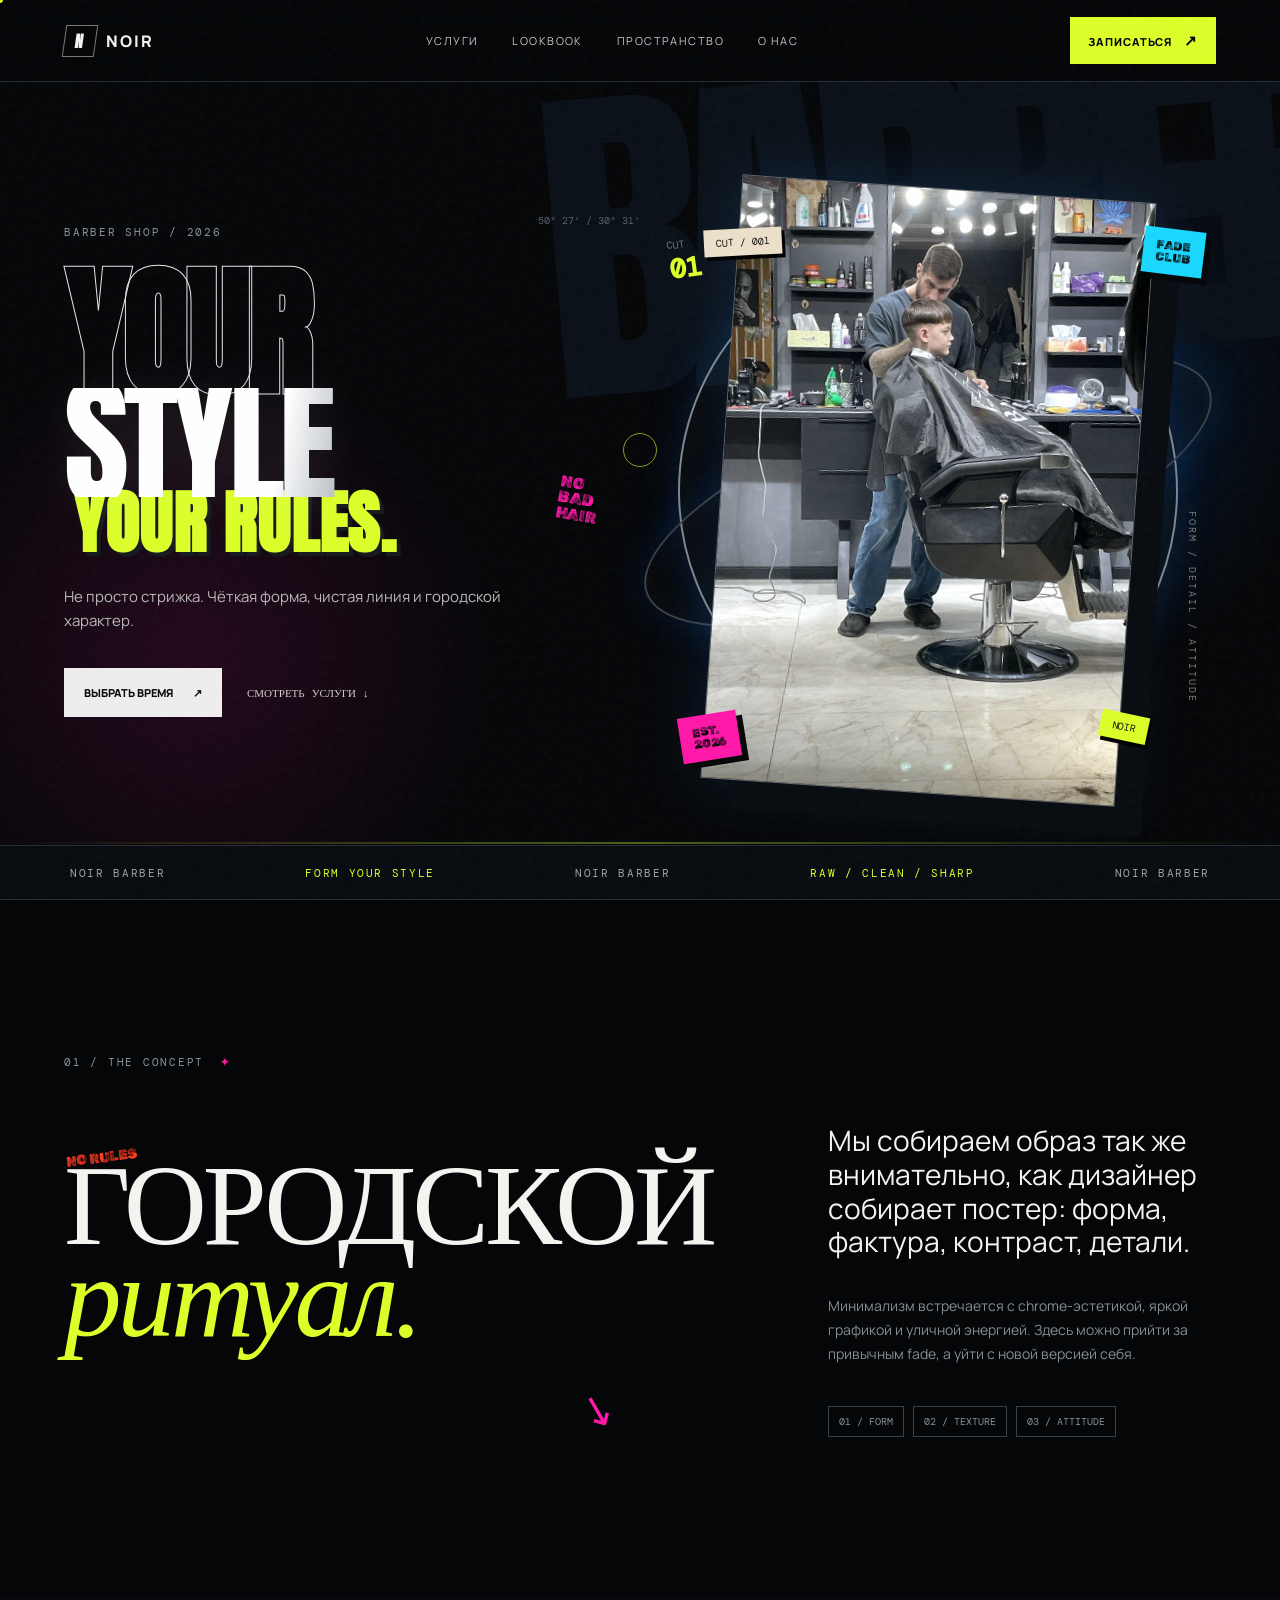
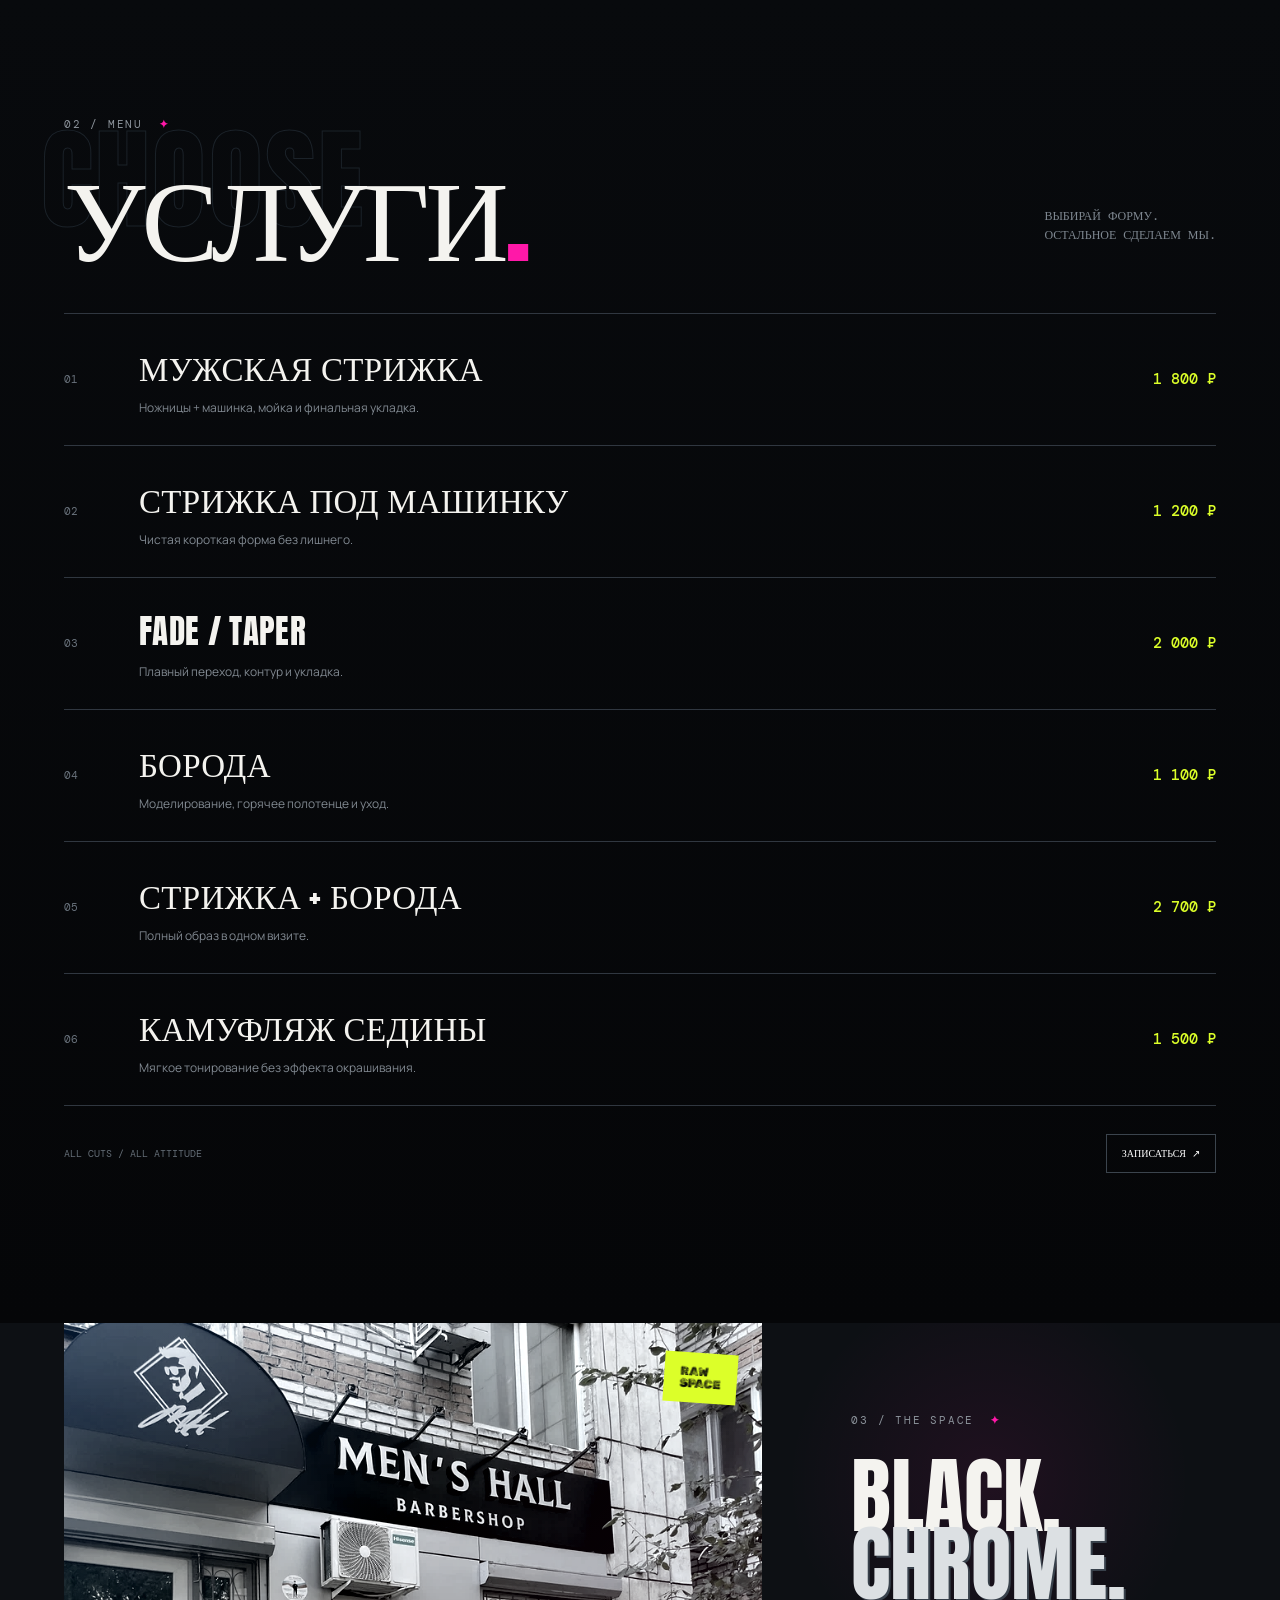
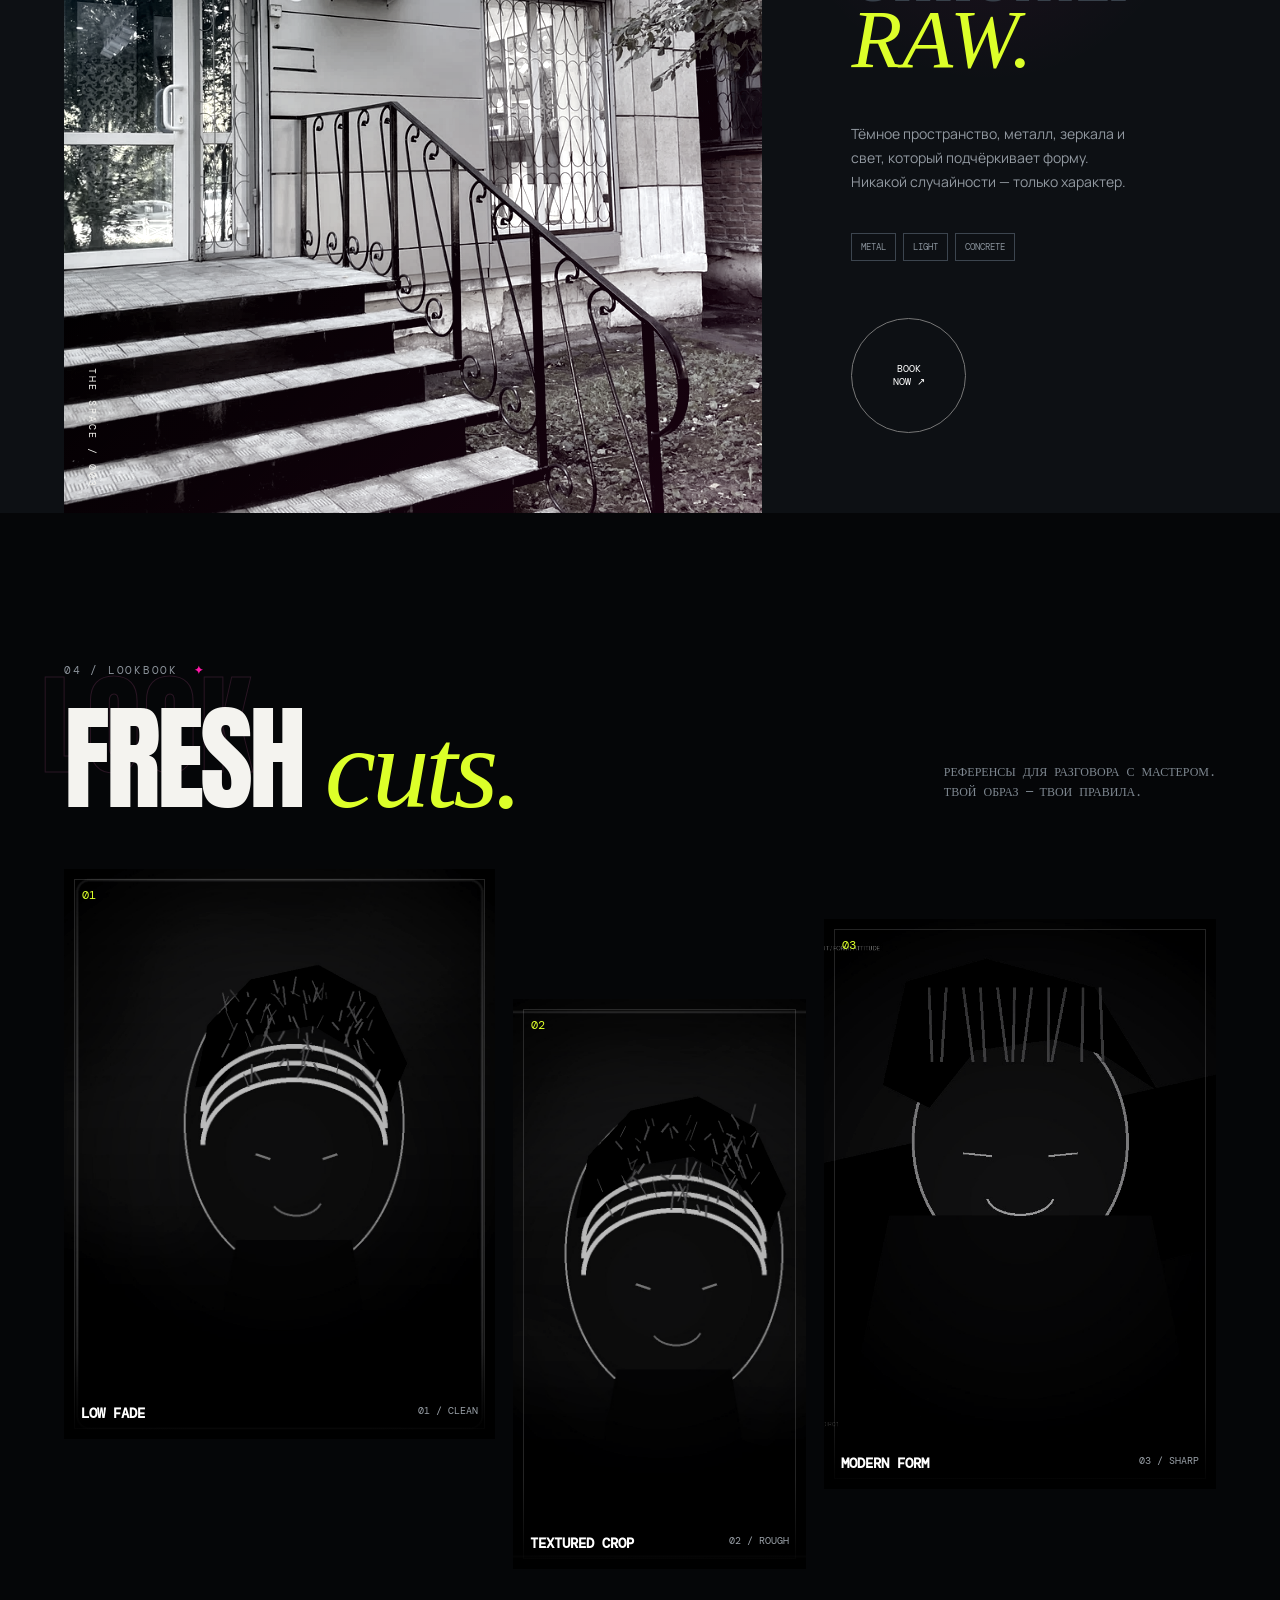
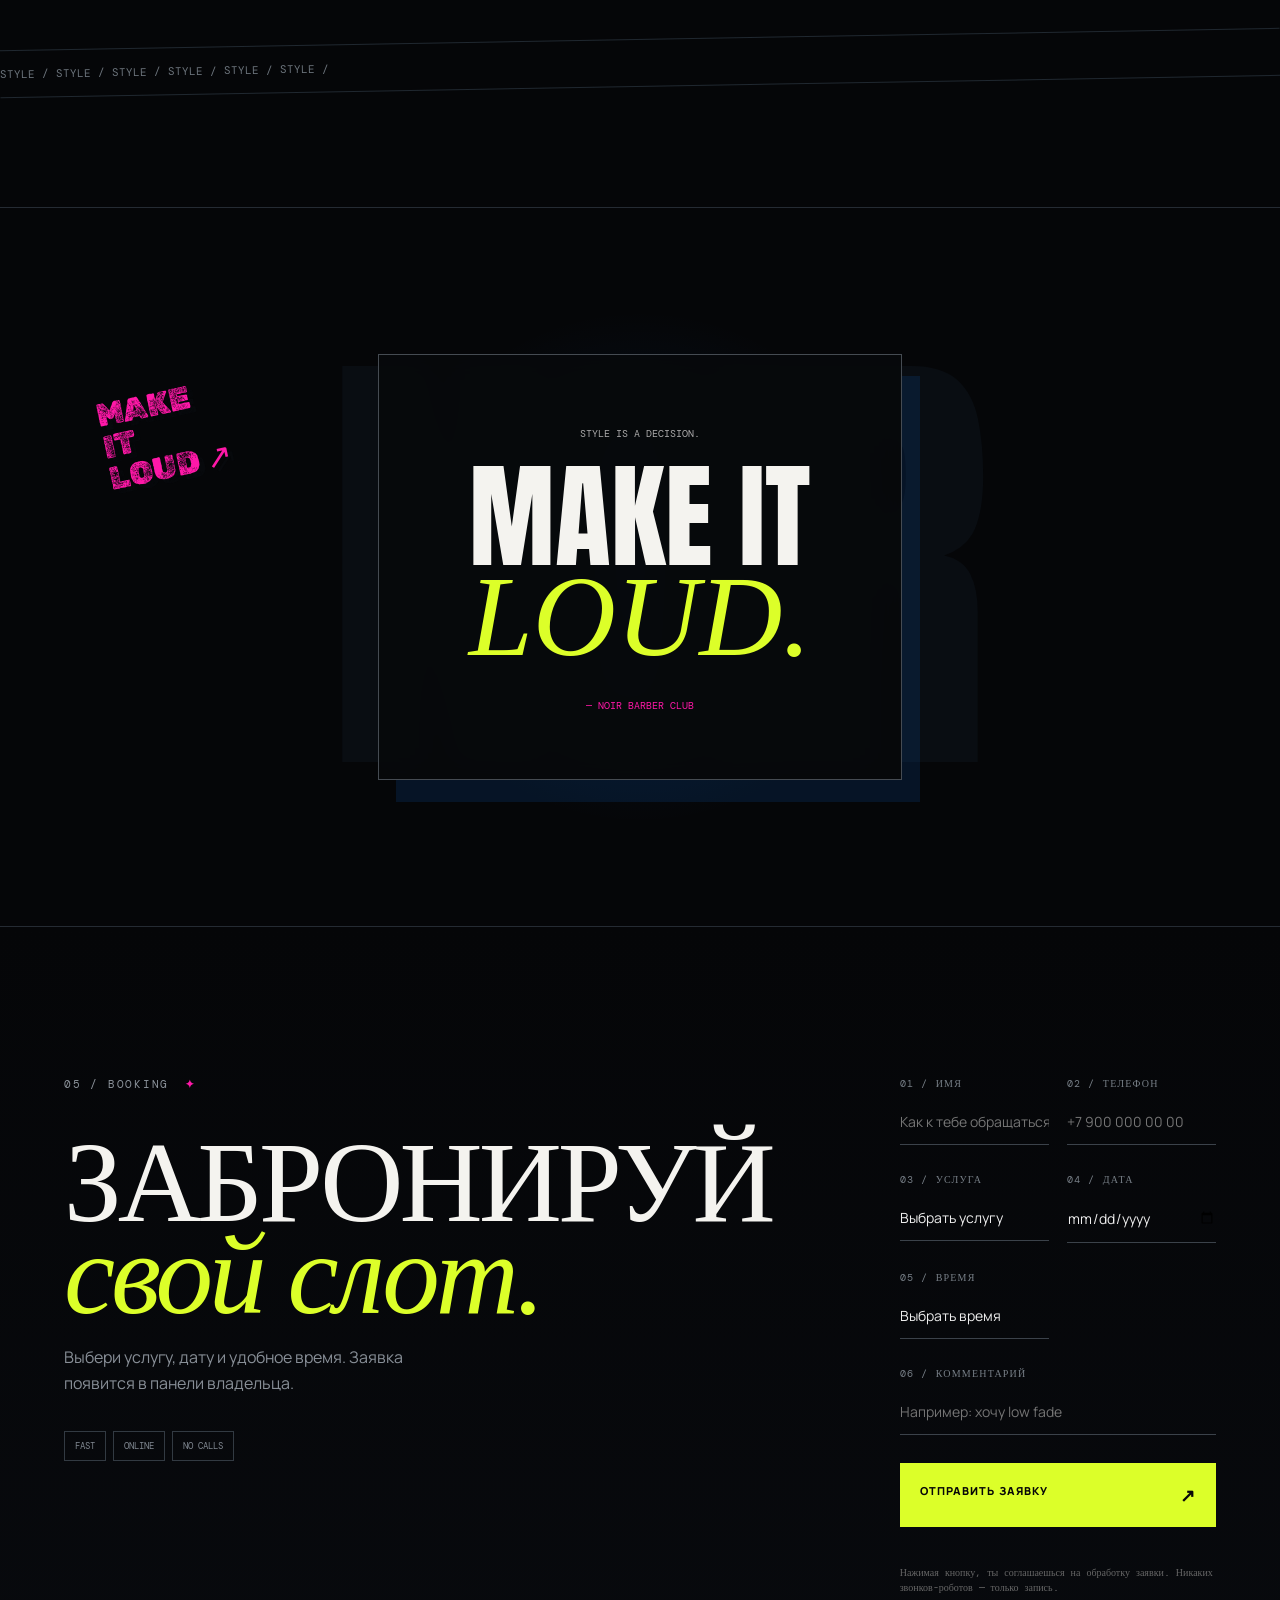
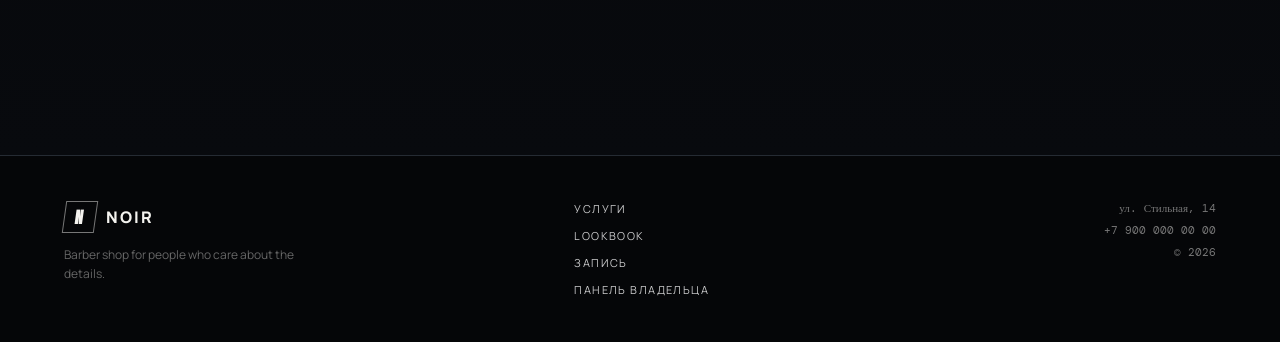
<file: index.html>
<!doctype html>
<html lang="ru">
<head>
  <meta charset="utf-8">
  <meta name="viewport" content="width=device-width, initial-scale=1, viewport-fit=cover">
  <meta name="theme-color" content="#050608">
  <meta name="description" content="NOIR — городской барбершоп. Стрижки, бритьё и запись онлайн.">
  <title>NOIR — Barber Shop</title>
  <link rel="preconnect" href="https://fonts.googleapis.com">
  <link rel="preconnect" href="https://fonts.gstatic.com" crossorigin>
  <link href="https://fonts.googleapis.com/css2?family=Anton&family=Bebas+Neue&family=DM+Mono:wght@400;500&family=Manrope:wght@400;500;600;700;800&family=Rubik+Dirt&display=swap" rel="stylesheet">
  <link rel="stylesheet" href="styles.css">
</head>
<body>
  <div class="cursor-dot" id="cursorDot"></div><div class="cursor-ring" id="cursorRing"></div>
  <div class="noise"></div><div class="scanlines"></div>
  <div class="page-progress" id="pageProgress"></div>

  <header class="site-header">
    <a class="brand magnetic" href="#top" aria-label="На главную">
      <span class="brand-mark" data-logo-mark>N</span><span class="brand-logo" data-logo><span data-bind="brand">NOIR</span></span>
    </a>
    <nav class="desktop-nav" aria-label="Основная навигация">
      <a href="#services">Услуги</a><a href="#lookbook">Lookbook</a><a href="#space">Пространство</a><a href="#about">О нас</a>
    </nav>
    <a class="header-cta magnetic" href="#booking">Записаться <span>↗</span></a>
    <button class="menu-btn" id="menuBtn" aria-label="Открыть меню">☰</button>
  </header>
  <div class="mobile-menu" id="mobileMenu">
    <a href="#services">Услуги <span>01</span></a><a href="#lookbook">Lookbook <span>02</span></a><a href="#space">Пространство <span>03</span></a><a href="#about">О нас <span>04</span></a><a href="#booking">Записаться <span>05</span></a>
  </div>

  <main id="top">
    <section class="hero section-pad" data-section="hero">
      <div class="hero-bg-word">BARBER</div>
      <div class="hero-copy reveal">
        <div class="hero-topline"><p class="eyebrow">BARBER SHOP / 2026</p><span class="hero-coord">50° 27' / 30° 31'</span></div>
        <h1><span>YOUR</span><strong>STYLE</strong><em>YOUR RULES.</em></h1>
        <div class="hero-sticker">NO<br>BAD<br>HAIR</div>
        <p class="hero-text" data-bind="heroText">Не просто стрижка. Чёткая форма, чистая линия и городской характер.</p>
        <div class="hero-actions"><a class="btn btn-light magnetic" href="#booking">Выбрать время <span>↗</span></a><a class="text-link" href="#services">Смотреть услуги ↓</a></div>
      </div>
      <div class="hero-art reveal reveal-delay">
        <div class="chrome-orbit"></div><div class="chrome-orbit orbit-two"></div>
        <div class="hero-frame"><img src="assets/portrait-01.png" alt="Модель с современной стрижкой" class="hero-photo"><span class="frame-tape tape-one">CUT / 001</span><span class="frame-tape tape-two">NOIR</span></div>
        <div class="stamp">CUT<br><b>01</b></div><div class="hero-side">FORM / DETAIL / ATTITUDE</div>
        <div class="floating-tag tag-blue">FADE<br>CLUB</div><div class="floating-tag tag-pink">EST.<br>2026</div>
      </div>
      <div class="ticker"><span>NOIR BARBER</span><span>FORM YOUR STYLE</span><span>NOIR BARBER</span><span>RAW / CLEAN / SHARP</span><span>NOIR BARBER</span></div>
    </section>

    <section class="intro section-pad" id="about">
      <div class="section-kicker reveal">01 / THE CONCEPT <b>✦</b></div>
      <div class="intro-grid">
        <div class="intro-title reveal"><span class="scribble">NO RULES</span><h2>Городской<br><i>ритуал.</i></h2><div class="arrow-cross">↘</div></div>
        <div class="reveal reveal-delay"><p class="big-copy">Мы собираем образ так же внимательно, как дизайнер собирает постер: форма, фактура, контраст, детали.</p><p class="muted">Минимализм встречается с chrome-эстетикой, яркой графикой и уличной энергией. Здесь можно прийти за привычным fade, а уйти с новой версией себя.</p><div class="mini-specs"><span>01 / FORM</span><span>02 / TEXTURE</span><span>03 / ATTITUDE</span></div></div>
      </div>
    </section>

    <section class="services section-pad" id="services">
      <div class="section-kicker reveal">02 / MENU <b>✦</b></div>
      <div class="section-title-row reveal"><div><span class="outline-word">CHOOSE</span><h2>Услуги<span>.</span></h2></div><p>Выбирай форму.<br>Остальное сделаем мы.</p></div>
      <div class="service-grid" id="serviceGrid"></div>
      <div class="services-bottom reveal"><span>ALL CUTS / ALL ATTITUDE</span><a class="pill-link magnetic" href="#booking">Записаться ↗</a></div>
    </section>

    <section class="feature section-pad" id="space">
      <div class="feature-image reveal"><img src="assets/interior.png" alt="Интерьер барбершопа"><span class="vertical-label">THE SPACE / 003</span><span class="image-badge">RAW<br>SPACE</span></div>
      <div class="feature-copy reveal reveal-delay"><div class="section-kicker">03 / THE SPACE <b>✦</b></div><h2>BLACK.<br><span>CHROME.</span><br><i>RAW.</i></h2><p data-bind="spaceText">Тёмное пространство, металл, зеркала и свет, который подчёркивает форму. Никакой случайности — только характер.</p><div class="space-tags"><span>METAL</span><span>LIGHT</span><span>CONCRETE</span></div><a class="circle-link magnetic" href="#booking">BOOK<br>NOW ↗</a></div>
    </section>

    <section class="lookbook section-pad" id="lookbook">
      <div class="section-kicker reveal">04 / LOOKBOOK <b>✦</b></div>
      <div class="section-title-row reveal"><div><span class="outline-word pink">LOOK</span><h2>Fresh <i>cuts.</i></h2></div><p>Референсы для разговора с мастером.<br>Твой образ — твои правила.</p></div>
      <div class="look-grid">
        <figure class="look look-a reveal magnetic-card"><div class="look-number">01</div><img src="assets/hair-01.jpg" alt="Fade haircut"><figcaption><b>LOW FADE</b><span>01 / CLEAN</span></figcaption></figure>
        <figure class="look look-b reveal reveal-delay magnetic-card"><div class="look-number">02</div><img src="assets/hair-02.jpg" alt="Textured haircut"><figcaption><b>TEXTURED CROP</b><span>02 / ROUGH</span></figcaption></figure>
        <figure class="look look-c reveal magnetic-card"><div class="look-number">03</div><img src="assets/portrait-02.jpg" alt="Modern haircut"><figcaption><b>MODERN FORM</b><span>03 / SHARP</span></figcaption></figure>
      </div>
      <div class="look-marquee"><span>STYLE / STYLE / STYLE / STYLE / STYLE / STYLE /</span></div>
    </section>

    <section class="manifesto section-pad">
      <div class="manifesto-word">NOIR</div><div class="manifesto-scribble">MAKE<br>IT<br>LOUD ↗</div>
      <div class="manifesto-card reveal"><span>STYLE IS A DECISION.</span><strong>MAKE IT<br><i>LOUD.</i></strong><small>— NOIR BARBER CLUB</small></div>
    </section>

    <section class="booking section-pad" id="booking">
      <div class="booking-head reveal"><div class="section-kicker">05 / BOOKING <b>✦</b></div><h2>Забронируй<br><i>свой слот.</i></h2><p>Выбери услугу, дату и удобное время. Заявка появится в панели владельца.</p><div class="booking-note"><span>FAST</span><span>ONLINE</span><span>NO CALLS</span></div></div>
      <form id="bookingForm" class="booking-form reveal reveal-delay">
        <div class="field"><label>01 / Имя</label><input name="name" required placeholder="Как к тебе обращаться?"></div>
        <div class="field"><label>02 / Телефон</label><input name="phone" required type="tel" placeholder="+7 900 000 00 00"></div>
        <div class="field"><label>03 / Услуга</label><select name="service" id="bookingService" required></select></div>
        <div class="field"><label>04 / Дата</label><input name="date" id="bookingDate" required type="date"></div>
        <div class="field"><label>05 / Время</label><select name="time" required><option value="">Выбрать время</option><option>10:00</option><option>11:30</option><option>13:00</option><option>14:30</option><option>16:00</option><option>17:30</option><option>19:00</option><option>20:30</option></select></div>
        <div class="field"><label>06 / Комментарий</label><input name="comment" placeholder="Например: хочу low fade"></div>
        <button class="submit-btn magnetic" type="submit">Отправить заявку <span>↗</span></button>
        <p class="form-note">Нажимая кнопку, ты соглашаешься на обработку заявки. Никаких звонков-роботов — только запись.</p>
      </form>
    </section>
  </main>

  <footer class="footer section-pad"><div><div class="brand"><span class="brand-mark" data-logo-mark>N</span><span class="brand-logo" data-logo><span data-bind="brand">NOIR</span></span></div><p data-bind="footerText">Barber shop for people who care about the details.</p></div><div class="footer-links"><a href="#services">Услуги</a><a href="#lookbook">Lookbook</a><a href="#booking">Запись</a><a href="admin.html">Панель владельца</a></div><div class="footer-meta"><span data-bind="address">ул. Стильная, 14</span><span data-bind="phone">+7 900 000 00 00</span><span>© 2026</span></div></footer>
  <div class="toast" id="toast" role="status"></div>
  <script src="app.js"></script>
</body>
</html>
</file>
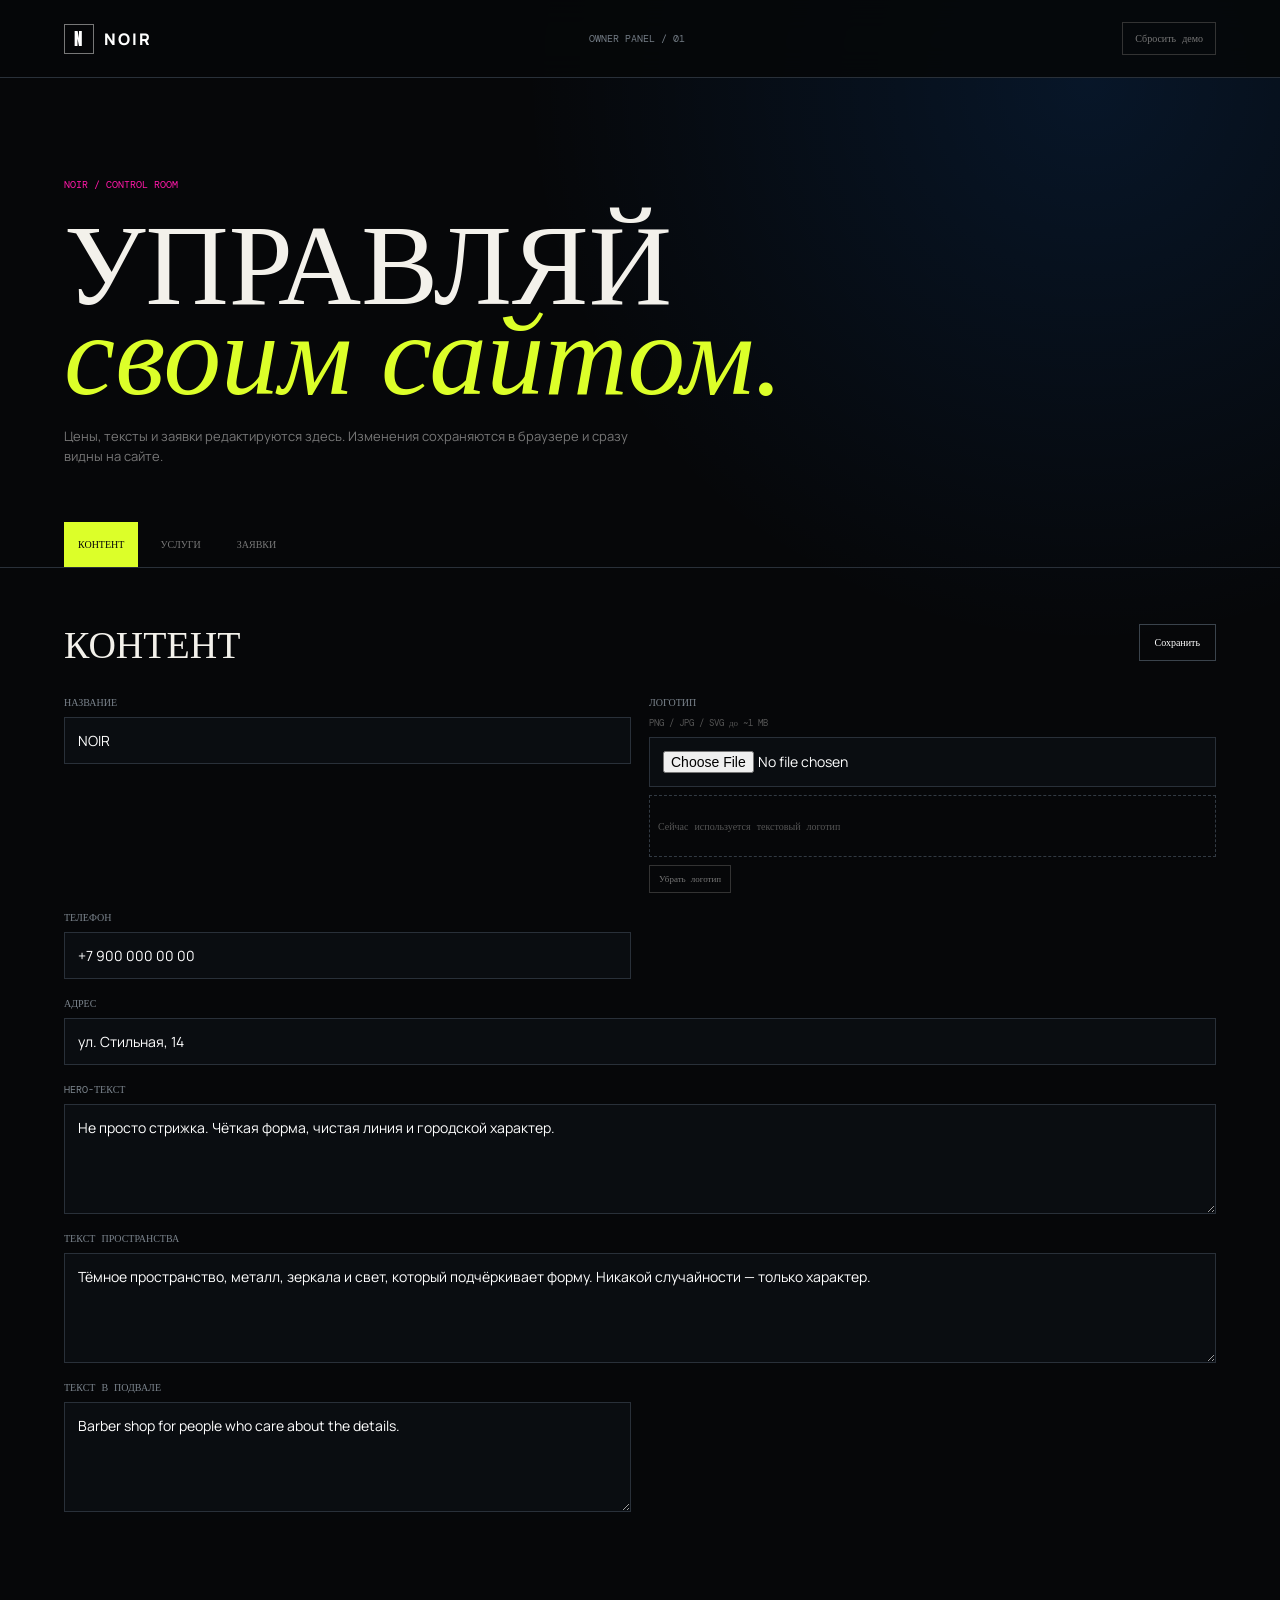
<file: admin.html>
<!doctype html><html lang="ru"><head><meta charset="utf-8"><meta name="viewport" content="width=device-width,initial-scale=1"><title>NOIR — Owner Panel</title><link rel="stylesheet" href="admin.css"></head><body><header><a href="index.html" class="brand"><b>N</b> NOIR</a><span>OWNER PANEL / 01</span><button id="reset">Сбросить демо</button></header><main><section class="admin-intro"><p>NOIR / CONTROL ROOM</p><h1>Управляй<br><i>своим сайтом.</i></h1><span>Цены, тексты и заявки редактируются здесь. Изменения сохраняются в браузере и сразу видны на сайте.</span></section><div class="tabs"><button class="tab active" data-tab="content">Контент</button><button class="tab" data-tab="services">Услуги</button><button class="tab" data-tab="bookings">Заявки <b id="badge"></b></button></div><section id="content" class="panel active"><div class="panel-title"><h2>Контент</h2><button class="save" id="saveContent">Сохранить</button></div><div class="form-grid"><label>Название<input id="brand"></label><label>Логотип <small>PNG / JPG / SVG до ~1 MB</small><input id="logoFile" type="file" accept="image/png,image/jpeg,image/webp,image/svg+xml"><span class="logo-preview" id="logoPreview"></span><button type="button" class="remove-logo" id="removeLogo">Убрать логотип</button></label><label>Телефон<input id="phone"></label><label>Адрес<input id="address"></label><label>Hero-текст<textarea id="heroText"></textarea></label><label>Текст пространства<textarea id="spaceText"></textarea></label><label>Текст в подвале<textarea id="footerText"></textarea></label></div></section><section id="services" class="panel"><div class="panel-title"><h2>Услуги и цены</h2><button class="save" id="addService">+ Добавить</button></div><div id="serviceEditor"></div></section><section id="bookings" class="panel"><div class="panel-title"><h2>Входящие заявки</h2><button class="save" id="clearBookings">Очистить</button></div><div id="bookingList"></div></section></main><div class="toast" id="toast"></div><script src="admin.js"></script></body></html>
</file>
<file: styles.css>
@import url('https://fonts.googleapis.com/css2?family=Anton&family=Bebas+Neue&family=DM+Mono:wght@400;500&family=Manrope:wght@400;500;600;700;800&family=Rubik+Dirt&display=swap');
:root{--bg:#050608;--panel:#0b0d11;--panel2:#11151c;--line:#252b33;--text:#f4f3ef;--muted:#969da6;--acid:#dcff29;--blue:#117cff;--cyan:#19d8ff;--pink:#ff18a8;--red:#ff3b22;--orange:#ff7a18;--cream:#ece0cb;--max:1480px}*{box-sizing:border-box}html{scroll-behavior:smooth}body{margin:0;background:var(--bg);color:var(--text);font-family:Manrope,Arial,sans-serif;overflow-x:hidden}.noise{position:fixed;inset:0;pointer-events:none;opacity:.035;z-index:50;background-image:url("data:image/svg+xml,%3Csvg viewBox='0 0 180 180' xmlns='http://www.w3.org/2000/svg'%3E%3Cfilter id='n'%3E%3CfeTurbulence type='fractalNoise' baseFrequency='.9' numOctaves='3' stitchTiles='stitch'/%3E%3C/filter%3E%3Crect width='100%25' height='100%25' filter='url(%23n)' opacity='.8'/%3E%3C/svg%3E")}.scanlines{position:fixed;inset:0;z-index:49;pointer-events:none;opacity:.025;background:repeating-linear-gradient(0deg,transparent 0 3px,#fff 4px);mix-blend-mode:overlay}.page-progress{position:fixed;top:0;left:0;width:0;height:3px;background:linear-gradient(90deg,var(--blue),var(--pink),var(--acid));z-index:100;box-shadow:0 0 18px #117cff}.section-pad{max-width:var(--max);margin:auto;padding-left:5vw;padding-right:5vw}.site-header{height:82px;position:sticky;top:0;z-index:40;display:flex;align-items:center;justify-content:space-between;padding:0 5vw;background:rgba(5,6,8,.78);backdrop-filter:blur(18px);border-bottom:1px solid var(--line)}.brand{display:flex;align-items:center;gap:10px;color:var(--text);text-decoration:none;font-weight:800;letter-spacing:.12em}.brand-mark{width:32px;height:32px;border:1px solid #777;display:grid;place-items:center;font-family:Anton,sans-serif;font-size:16px;transform:skew(-8deg);overflow:hidden}.brand-logo img{height:34px;width:auto;max-width:130px;object-fit:contain;display:block}.desktop-nav{display:flex;gap:34px}.desktop-nav a,.mobile-menu a,.footer-links a{color:#c9c9ca;text-decoration:none;font-size:11px;text-transform:uppercase;letter-spacing:.13em;transition:.25s}.desktop-nav a:hover,.footer-links a:hover{color:var(--acid)}.header-cta{color:#050608;background:var(--acid);padding:13px 18px;text-decoration:none;font-size:11px;font-weight:800;text-transform:uppercase;letter-spacing:.08em;transition:transform .25s,box-shadow .25s}.header-cta:hover{box-shadow:0 0 0 2px #050608,0 0 0 3px var(--acid);transform:translateY(-2px)}.header-cta span{font-size:15px;margin-left:9px}.menu-btn,.mobile-menu{display:none}.cursor-dot,.cursor-ring{display:none}.hero{min-height:calc(100vh - 82px);display:grid;grid-template-columns:1fr 1fr;position:relative;align-items:center;border-bottom:1px solid var(--line);overflow:hidden;background:radial-gradient(circle at 80% 38%,rgba(17,124,255,.2),transparent 26%),radial-gradient(circle at 15% 70%,rgba(255,24,168,.12),transparent 25%)}.hero:after{content:"";position:absolute;inset:auto 0 55px 0;height:2px;background:linear-gradient(90deg,transparent,var(--acid),transparent);opacity:.35}.hero-bg-word{position:absolute;right:-5vw;top:2%;font:500 27vw/.7 Anton;color:#0a1017;letter-spacing:-.08em;transform:rotate(-5deg);pointer-events:none}.hero-copy{padding:80px 0 130px;z-index:2;position:relative}.hero-topline{display:flex;justify-content:space-between;gap:20px;max-width:650px}.eyebrow,.section-kicker{font:11px 'DM Mono',monospace;letter-spacing:.16em;color:#8c939b;text-transform:uppercase}.section-kicker b{color:var(--pink);margin-left:7px}.hero-coord{font:10px 'DM Mono';color:#59616b}.hero h1{font-family:Anton,Impact,sans-serif;font-size:clamp(82px,11vw,168px);line-height:.77;margin:30px 0 35px;letter-spacing:-.045em;text-transform:uppercase;position:relative}.hero h1 span{display:block;color:transparent;-webkit-text-stroke:1px #e4e6e8}.hero h1 strong{display:block;font-weight:400;background:linear-gradient(100deg,#fff 0 38%,#a9b0b8 52%,#fff 68%,#555 100%);-webkit-background-clip:text;color:transparent;filter:drop-shadow(0 5px 20px rgba(255,255,255,.08))}.hero h1 em{display:block;color:var(--acid);font-style:normal;font-size:.49em;letter-spacing:.01em;margin-left:9px;text-shadow:4px 4px 0 #151a1e}.hero-text{max-width:470px;color:#b8b8ba;line-height:1.65;font-size:15px}.hero-actions{display:flex;align-items:center;gap:25px;margin-top:34px}.btn{display:inline-flex;gap:20px;align-items:center;text-decoration:none;text-transform:uppercase;font-size:11px;font-weight:800;padding:17px 20px}.btn-light{background:#eee;color:#090909;transition:.25s}.btn-light:hover{background:var(--acid);transform:translateY(-3px) rotate(-1deg)}.text-link{color:#cfcfd0;text-decoration:none;font:11px 'DM Mono';text-transform:uppercase}.hero-sticker{position:absolute;right:7%;top:48%;font:16px/1 'Rubik Dirt';color:var(--pink);transform:rotate(10deg);text-shadow:2px 2px 0 #000}.hero-art{height:100%;min-height:700px;position:relative;display:flex;align-items:center;justify-content:center}.hero-frame{position:relative;width:min(430px,72%);height:74%;transform:rotate(4deg);z-index:2;transition:transform .8s cubic-bezier(.2,.8,.2,1)}.hero-frame:hover{transform:rotate(1deg) scale(1.025)}.hero-photo{width:100%;height:100%;object-fit:cover;filter:contrast(1.08) saturate(.72);border:1px solid #656a70;box-shadow:28px 28px 0 #10151b,0 0 60px rgba(17,124,255,.2)}.frame-tape{position:absolute;background:var(--cream);color:#16110d;font:10px 'DM Mono';padding:7px 12px;box-shadow:3px 4px 0 #000}.tape-one{top:9%;left:-34px;transform:rotate(-7deg)}.tape-two{right:-28px;bottom:11%;transform:rotate(8deg);background:var(--acid)}.chrome-orbit{position:absolute;width:500px;height:500px;border:2px solid #81878f;border-radius:50%;box-shadow:inset 0 0 40px rgba(255,255,255,.04),0 0 45px rgba(17,124,255,.15);animation:spin 18s linear infinite}.orbit-two{width:600px;height:190px;border-color:#39424c;transform:rotate(-20deg);animation:float 7s ease-in-out infinite}.stamp{position:absolute;left:5%;top:19%;font:10px 'DM Mono';color:#777;transform:rotate(-8deg);z-index:3}.stamp b{font-size:27px;color:var(--acid)}.hero-side{position:absolute;right:3%;bottom:24%;writing-mode:vertical-rl;font:10px 'DM Mono';letter-spacing:.2em;color:#777}.floating-tag{position:absolute;z-index:5;font:12px/1 'Rubik Dirt';padding:11px 13px;color:#050608;box-shadow:6px 6px 0 #050608}.tag-blue{right:2%;top:18%;background:var(--cyan);transform:rotate(7deg)}.tag-pink{left:7%;bottom:17%;background:var(--pink);transform:rotate(-9deg)}.ticker{position:absolute;bottom:0;left:0;right:0;height:54px;border-top:1px solid var(--line);display:flex;align-items:center;justify-content:space-around;font:11px 'DM Mono';letter-spacing:.15em;color:#9ca3aa;background:#080b0f}.ticker span:nth-child(2n){color:var(--acid)}.intro{padding-top:155px;padding-bottom:160px;position:relative}.intro-grid{display:grid;grid-template-columns:1fr 1fr;gap:9vw;margin-top:45px}.intro-title{position:relative}.intro h2,.section-title-row h2,.booking h2{font:400 clamp(75px,9vw,130px)/.8 Anton;margin:0;text-transform:uppercase;letter-spacing:-.035em}.intro h2 i,.section-title-row h2 i,.booking h2 i{font-family:Georgia,serif;font-weight:400;text-transform:none;color:var(--acid)}.scribble{font:14px 'Rubik Dirt';color:var(--red);transform:rotate(-7deg);display:block;margin-bottom:18px}.arrow-cross{position:absolute;right:15%;bottom:0;color:var(--pink);font-size:42px;transform:rotate(15deg)}.big-copy{font-size:clamp(24px,2.2vw,34px);line-height:1.2;max-width:650px;margin:10px 0 35px}.muted{color:#858d96;line-height:1.7;max-width:560px;font-size:14px}.mini-specs{display:flex;gap:9px;flex-wrap:wrap;margin-top:40px}.mini-specs span{font:10px 'DM Mono';border:1px solid #394049;padding:8px 10px;color:#87909a}.services{padding-top:120px;padding-bottom:150px;background:linear-gradient(180deg,#080a0d,#050608)}.section-title-row{display:flex;align-items:flex-end;justify-content:space-between;gap:40px;margin:35px 0 55px;position:relative}.section-title-row p{color:#7e8790;font:12px/1.6 'DM Mono';text-transform:uppercase}.outline-word{position:absolute;left:-2%;top:-30px;color:transparent;-webkit-text-stroke:1px #1b2229;font:110px/.8 Anton;letter-spacing:.02em;z-index:0}.outline-word.pink{-webkit-text-stroke-color:#2a1624}.section-title-row h2{position:relative;z-index:1}.section-title-row h2 span{color:var(--pink)}.service-grid{border-top:1px solid #303740}.service-card{display:grid;grid-template-columns:55px 1fr auto;align-items:center;gap:20px;min-height:132px;border-bottom:1px solid #303740;text-decoration:none;color:var(--text);position:relative;overflow:hidden;transition:padding .4s,transform .35s;background:linear-gradient(90deg,transparent,transparent)}.service-card:before{content:"";position:absolute;inset:0;background:linear-gradient(90deg,rgba(17,124,255,.18),rgba(255,24,168,.12),transparent);transform:translateX(-105%);transition:transform .5s}.service-card:after{content:"↗";position:absolute;right:2%;font:42px Anton;color:var(--acid);transform:translateX(40px) rotate(-25deg);opacity:0;transition:.4s}.service-card:hover{padding-left:22px;padding-right:65px}.service-card:hover:before{transform:none}.service-card:hover:after{transform:none;opacity:1}.service-no{font:11px 'DM Mono';color:#69727c;position:relative}.service-card h3{font:400 33px Anton;text-transform:uppercase;margin:0 0 7px;position:relative;letter-spacing:.01em}.service-card p{margin:0;color:#818991;font-size:12px;line-height:1.5;position:relative}.price{font:500 15px 'DM Mono';white-space:nowrap;color:var(--acid);position:relative}.services-bottom{display:flex;justify-content:space-between;align-items:center;margin-top:28px;font:10px 'DM Mono';color:#646d76}.pill-link{border:1px solid #3b444d;color:#fff;text-decoration:none;padding:12px 15px;text-transform:uppercase;transition:.3s}.pill-link:hover{background:var(--pink);border-color:var(--pink);color:#000}.feature{display:grid;grid-template-columns:1.35fr .65fr;gap:0;background:#0d1014;padding-top:0;padding-bottom:0}.feature-image{height:790px;position:relative;overflow:hidden}.feature-image:after{content:"";position:absolute;inset:0;background:linear-gradient(135deg,rgba(17,124,255,.18),transparent 35%,rgba(255,24,168,.1));mix-blend-mode:screen}.feature-image img{width:100%;height:100%;object-fit:cover;filter:grayscale(.85) contrast(1.25);transition:transform 1s cubic-bezier(.2,.8,.2,1)}.feature-image:hover img{transform:scale(1.06)}.vertical-label{position:absolute;left:22px;bottom:25px;writing-mode:vertical-rl;font:10px 'DM Mono';letter-spacing:.2em;z-index:2}.image-badge{position:absolute;right:25px;top:30px;background:var(--acid);color:#050608;padding:13px 16px;font:12px/1 'Rubik Dirt';transform:rotate(4deg);z-index:2}.feature-copy{padding:90px 7vw 80px;display:flex;flex-direction:column;align-items:flex-start;background:radial-gradient(circle at 50% 20%,rgba(255,24,168,.08),transparent 30%)}.feature-copy h2{font:400 clamp(64px,6.5vw,105px)/.82 Anton;margin:35px 0;text-transform:uppercase}.feature-copy h2 span{color:#dce0e3;text-shadow:2px 2px 0 #38414b}.feature-copy h2 i{color:var(--acid);font-family:Georgia,serif;text-transform:none}.feature-copy p{color:#9299a1;line-height:1.7;font-size:14px;max-width:360px}.space-tags{display:flex;gap:7px;flex-wrap:wrap;margin-top:25px}.space-tags span{font:9px 'DM Mono';border:1px solid #3c454f;padding:7px 9px;color:#89929b}.circle-link{width:115px;height:115px;border:1px solid #777;border-radius:50%;display:grid;place-items:center;text-align:center;color:#fff;text-decoration:none;font:10px 'DM Mono';margin-top:auto;transition:.4s;position:relative;overflow:hidden}.circle-link:before{content:"";position:absolute;inset:0;background:var(--acid);transform:translateY(100%);transition:.35s}.circle-link:hover:before{transform:none}.circle-link:hover{color:#000;border-color:var(--acid);transform:rotate(12deg)}.circle-link br,.circle-link{isolation:isolate}.circle-link:hover{z-index:1}.lookbook{padding-top:150px;padding-bottom:120px;position:relative}.look-grid{display:grid;grid-template-columns:1.1fr .75fr 1fr;gap:18px;align-items:start}.look{margin:0;position:relative;background:#111;overflow:hidden;transform-style:preserve-3d;transition:transform .5s cubic-bezier(.2,.8,.2,1),box-shadow .5s}.look:hover{box-shadow:12px 18px 0 #151b22}.look img{width:100%;height:570px;object-fit:cover;display:block;filter:grayscale(.68) contrast(1.12);transition:transform .8s cubic-bezier(.2,.8,.2,1),filter .5s}.look:hover img{transform:scale(1.07);filter:grayscale(.2) contrast(1.12)}.look-b{margin-top:130px}.look-c{margin-top:50px}.look:before{content:"";position:absolute;inset:10px;border:1px solid rgba(255,255,255,.14);z-index:2;pointer-events:none}.look-number{position:absolute;z-index:3;left:18px;top:18px;font:12px 'DM Mono';color:var(--acid)}.look figcaption{position:absolute;bottom:0;left:0;right:0;z-index:3;padding:55px 17px 17px;display:flex;justify-content:space-between;background:linear-gradient(transparent,#000);font:10px 'DM Mono'}.look figcaption b{font-size:14px;color:#fff}.look figcaption span{color:#9aa1a8}.look-marquee{overflow:hidden;white-space:nowrap;margin:70px -5vw 0;border-top:1px solid #202830;border-bottom:1px solid #202830;padding:16px 0;color:#6d757d;font:11px 'DM Mono';transform:rotate(-1deg)}.look-marquee span{display:inline-block;animation:marquee 18s linear infinite}.manifesto{min-height:720px;display:grid;place-items:center;position:relative;border-top:1px solid var(--line);border-bottom:1px solid var(--line);overflow:hidden;background:radial-gradient(circle at 50% 50%,rgba(17,124,255,.12),transparent 35%)}.manifesto-word{position:absolute;font:400 36vw/.7 Anton;color:#090d12;letter-spacing:-.08em;user-select:none}.manifesto-scribble{position:absolute;left:8%;top:25%;font:32px/1 Rubik Dirt;color:var(--pink);transform:rotate(-12deg);text-shadow:5px 5px 0 #07090c}.manifesto-card{z-index:2;border:1px solid #454b52;background:#07090ce6;backdrop-filter:blur(12px);padding:65px 90px;transform:rotate(-3deg);text-align:center;box-shadow:18px 22px 0 rgba(17,124,255,.12)}.manifesto-card span{font:10px 'DM Mono';color:#aaa}.manifesto-card strong{display:block;font:400 clamp(65px,9vw,130px)/.78 Anton;margin:30px 0;text-transform:uppercase}.manifesto-card strong i{font-family:Georgia,serif;color:var(--acid);font-weight:400}.manifesto-card small{font:10px 'DM Mono';color:var(--pink)}.booking{display:grid;grid-template-columns:.8fr 1.2fr;gap:10vw;padding-top:150px;padding-bottom:150px;background:linear-gradient(180deg,#050608,#080a0e)}.booking-head h2{margin:35px 0 25px}.booking-head p{color:#888f97;line-height:1.6;max-width:400px}.booking-note{display:flex;gap:7px;margin-top:35px}.booking-note span{font:9px 'DM Mono';padding:8px 10px;border:1px solid #323a42;color:#808891}.booking-form{display:grid;grid-template-columns:1fr 1fr;gap:28px 18px;align-content:start}.field{display:flex;flex-direction:column;gap:9px}.field label{font:10px 'DM Mono';color:#777f87;text-transform:uppercase;letter-spacing:.12em}.field input,.field select{appearance:none;width:100%;border:0;border-bottom:1px solid #3b424a;background:transparent;color:#eee;padding:13px 0;font:14px Manrope;border-radius:0;outline:none;transition:.25s}.field input:focus,.field select:focus{border-color:var(--acid);box-shadow:0 5px 0 -4px var(--acid)}.field select option{background:#111;color:#fff}.field:nth-child(6){grid-column:1/-1}.submit-btn{grid-column:1/-1;border:0;background:var(--acid);color:#080808;padding:20px;font:800 11px Manrope;text-transform:uppercase;letter-spacing:.1em;cursor:pointer;text-align:left;display:flex;justify-content:space-between;transition:.3s}.submit-btn:hover{background:var(--pink);transform:translateY(-4px) rotate(-.5deg)}.submit-btn span{font-size:18px}.form-note{grid-column:1/-1;font:10px/1.5 'DM Mono';color:#666;max-width:520px}.footer{border-top:1px solid var(--line);display:grid;grid-template-columns:1.4fr .8fr 1fr;gap:50px;padding-top:45px;padding-bottom:45px;background:#050608}.footer p{color:#666;font-size:12px;max-width:260px;line-height:1.6}.footer-links{display:flex;flex-direction:column;gap:12px}.footer-meta{display:flex;flex-direction:column;gap:8px;align-items:flex-end;color:#777;font:11px 'DM Mono'}.toast{position:fixed;right:22px;bottom:22px;z-index:60;background:#f0f0ed;color:#070707;padding:17px 20px;transform:translateY(120px);opacity:0;transition:.3s;font-size:12px;font-weight:700;max-width:360px}.toast.show{transform:none;opacity:1}.reveal{opacity:0;transform:translateY(32px);transition:opacity .8s ease,transform .8s cubic-bezier(.2,.8,.2,1)}.reveal.is-visible{opacity:1;transform:none}.reveal-delay{transition-delay:.13s}@keyframes spin{to{transform:rotate(360deg)}}@keyframes float{0%,100%{translate:0 0}50%{translate:0 -16px}}@keyframes marquee{to{transform:translateX(-50%)}}@media(min-width:901px){body:has(.cursor-ring){cursor:none}.cursor-dot,.cursor-ring{display:block;position:fixed;pointer-events:none;z-index:200;border-radius:50%;transform:translate(-50%,-50%)}.cursor-dot{width:6px;height:6px;background:var(--acid)}.cursor-ring{width:34px;height:34px;border:1px solid rgba(220,255,41,.6);transition:width .2s,height .2s,border-color .2s}.cursor-ring.hover{width:60px;height:60px;border-color:var(--pink)}}@media(max-width:900px){.desktop-nav,.header-cta{display:none}.menu-btn{display:block;background:none;border:0;color:#fff;font-size:22px}.mobile-menu{display:none;position:fixed;top:82px;left:0;right:0;z-index:39;background:#080a0d;border-bottom:1px solid #333;padding:24px 5vw}.mobile-menu.open{display:flex;flex-direction:column;gap:0}.mobile-menu a{display:flex;justify-content:space-between;padding:15px 0;border-bottom:1px solid #262d35}.mobile-menu a span{color:var(--pink)}.hero{grid-template-columns:1fr;min-height:auto}.hero-copy{padding:80px 0 35px}.hero-art{min-height:560px}.hero-frame{width:64%;height:80%}.hero h1{font-size:clamp(76px,19vw,145px)}.hero-sticker{right:15%;top:51%}.intro-grid,.booking{grid-template-columns:1fr;gap:55px}.service-grid{grid-template-columns:1fr}.service-card{border-right:0}.feature{grid-template-columns:1fr}.feature-image{height:500px}.feature-copy{padding:70px 5vw}.circle-link{margin-top:45px}.look-grid{grid-template-columns:1fr 1fr}.look img{height:480px}.look-b{margin-top:55px}.look-c{grid-column:1/-1;margin-top:0;width:70%;justify-self:center}.manifesto-scribble{left:4%;top:18%;font-size:24px}.footer{grid-template-columns:1fr 1fr}.footer-meta{align-items:flex-start;grid-column:1/-1}}@media(max-width:560px){.site-header{height:70px}.mobile-menu{top:70px}.section-pad{padding-left:20px;padding-right:20px}.hero{background:radial-gradient(circle at 80% 35%,rgba(17,124,255,.18),transparent 35%)}.hero-bg-word{font-size:50vw;top:16%}.hero-copy{padding-top:65px}.hero-topline{display:block}.hero-coord{display:block;margin-top:9px}.hero h1{margin-top:24px}.hero-text{font-size:14px}.hero-actions{flex-direction:column;align-items:flex-start}.hero-art{min-height:470px}.hero-frame{width:74%;height:75%;box-shadow:none}.hero-photo{box-shadow:16px 16px 0 #10151b}.chrome-orbit{width:290px;height:290px}.orbit-two{width:360px;height:120px}.hero-side{left:0;bottom:19%}.ticker{height:42px;font-size:9px;gap:25px;overflow:hidden;justify-content:flex-start;white-space:nowrap}.ticker span{min-width:150px}.intro,.lookbook,.services,.booking{padding-top:90px;padding-bottom:90px}.intro h2,.section-title-row h2,.booking h2{font-size:66px}.big-copy{font-size:20px}.section-title-row{display:block}.section-title-row p{margin-top:20px}.outline-word{font-size:80px;top:-12px}.service-card{grid-template-columns:34px 1fr;gap:13px;padding:23px 0}.service-card h3{font-size:24px}.price{grid-column:2}.service-card:after{right:0}.services-bottom{gap:20px;align-items:flex-start}.feature-image{height:390px}.feature-copy{padding-top:60px;padding-bottom:60px}.feature-copy h2{font-size:70px}.look-grid{grid-template-columns:1fr}.look-b,.look-c{margin-top:18px;width:100%;grid-column:auto}.look img{height:470px}.look-marquee{margin-top:45px}.manifesto{min-height:500px}.manifesto-card{padding:45px 25px;width:90%}.manifesto-card strong{font-size:75px}.manifesto-scribble{font-size:18px;top:10%;left:3%}.booking-form{grid-template-columns:1fr}.field:nth-child(6),.submit-btn,.form-note{grid-column:auto}.footer{grid-template-columns:1fr;gap:35px}.footer-meta{grid-column:auto}.footer-links{order:3}.brand-mark{width:28px;height:28px}}
@media(prefers-reduced-motion:reduce){*,*:before,*:after{animation-duration:.01ms!important;animation-iteration-count:1!important;scroll-behavior:auto!important;transition-duration:.01ms!important}.reveal{opacity:1;transform:none}}
</file>
<file: admin.css>
@import url('https://fonts.googleapis.com/css2?family=Anton&family=DM+Mono:wght@400;500&family=Manrope:wght@400;600;700;800&family=Rubik+Dirt&display=swap');:root{--bg:#060709;--panel:#0c0f13;--line:#293039;--text:#f3f1eb;--muted:#858e98;--acid:#dcff29;--blue:#117cff;--pink:#ff18a8}*{box-sizing:border-box}body{margin:0;background:radial-gradient(circle at 85% 5%,rgba(17,124,255,.13),transparent 30%),#060709;color:var(--text);font-family:Manrope,Arial,sans-serif}header{height:78px;padding:0 5vw;border-bottom:1px solid var(--line);display:flex;align-items:center;justify-content:space-between;position:sticky;top:0;z-index:5;background:rgba(6,7,9,.88);backdrop-filter:blur(15px)}header span{font:10px 'DM Mono';color:#737c85}header button{background:none;color:#777;border:1px solid #333;padding:9px 12px;font:10px 'DM Mono';cursor:pointer}.brand{color:#fff;text-decoration:none;font-weight:800;letter-spacing:.12em;display:flex;align-items:center;gap:10px}.brand b{width:30px;height:30px;border:1px solid #777;display:grid;place-items:center;font:17px Anton}.admin-intro{max-width:1480px;margin:auto;padding:90px 5vw 55px}.admin-intro p{font:10px 'DM Mono';color:var(--pink)}h1{font:400 clamp(65px,9vw,130px)/.78 Anton;margin:20px 0 25px;text-transform:uppercase}h1 i{font-family:Georgia,serif;color:var(--acid);font-weight:400;text-transform:none}.admin-intro>span{color:#777;max-width:600px;display:block;line-height:1.6;font-size:13px}.tabs{max-width:1480px;margin:auto;padding:0 5vw;display:flex;gap:8px;border-bottom:1px solid var(--line)}.tab{background:none;border:0;color:#777;padding:16px 14px;font:10px 'DM Mono';text-transform:uppercase;cursor:pointer}.tab.active{color:#050608;background:var(--acid)}.panel{max-width:1480px;margin:auto;padding:45px 5vw 100px;display:none}.panel.active{display:block}.panel-title{display:flex;justify-content:space-between;align-items:center;margin-bottom:25px}.panel-title h2{font:400 38px Anton;margin:0;text-transform:uppercase}.save{border:1px solid #3a434c;background:transparent;color:#fff;padding:11px 15px;font:10px 'DM Mono';cursor:pointer}.save:hover{background:var(--pink);border-color:var(--pink);color:#000}.form-grid{display:grid;grid-template-columns:1fr 1fr;gap:18px}.form-grid label{display:flex;flex-direction:column;gap:8px;color:#7c858e;font:10px 'DM Mono';text-transform:uppercase}.form-grid input,.form-grid textarea{background:#0a0d11;border:1px solid #293039;color:#fff;padding:13px;font:14px Manrope;outline:none}.form-grid textarea{min-height:110px;resize:vertical}.form-grid label:nth-child(4),.form-grid label:nth-child(5),.form-grid label:nth-child(6){grid-column:1/-1}.form-grid input:focus,.form-grid textarea:focus{border-color:var(--acid)}.form-grid small{font:9px 'DM Mono';color:#555;text-transform:none}.logo-preview{min-height:62px;border:1px dashed #323a43;display:flex;align-items:center;padding:8px;color:#555;text-transform:none}.logo-preview img{max-height:56px;max-width:220px;object-fit:contain}.remove-logo{width:max-content;border:1px solid #333;background:none;color:#777;padding:7px 9px;font:9px 'DM Mono';cursor:pointer}.service-row{display:grid;grid-template-columns:45px 1fr 1.4fr 140px 42px;gap:10px;align-items:center;border-top:1px solid var(--line);padding:14px 0}.service-row input{background:#0a0d11;border:1px solid #293039;color:#eee;padding:12px;font:12px Manrope}.num{font:10px 'DM Mono';color:var(--pink)}.delete{background:none;border:1px solid #383f47;color:#777;font-size:22px;height:42px;cursor:pointer}.delete:hover{background:var(--pink);color:#000}.booking-card{display:flex;justify-content:space-between;gap:30px;border-top:1px solid var(--line);padding:20px 0}.booking-card.new{border-left:3px solid var(--acid);padding-left:16px}.booking-card h3{margin:0 0 8px;font-size:15px}.booking-card p{margin:5px 0;color:#777;font-size:12px}.booking-card button{background:none;border:1px solid #333;color:#aaa;padding:7px 9px;font:9px 'DM Mono';cursor:pointer}.when{text-align:right;font:11px 'DM Mono';color:var(--acid)}.empty{padding:50px 0;color:#555;font:12px 'DM Mono'}@media(max-width:700px){header span{display:none}.admin-intro{padding-top:60px}.form-grid{grid-template-columns:1fr}.form-grid label:nth-child(n){grid-column:auto}.service-row{grid-template-columns:32px 1fr 70px 38px}.service-row .s-desc{grid-column:2/-1}.service-row .s-price{grid-column:2}.booking-card{flex-direction:column}.when{text-align:left}.tabs{overflow:auto;white-space:nowrap}.panel-title h2{font-size:30px}}
</file>
